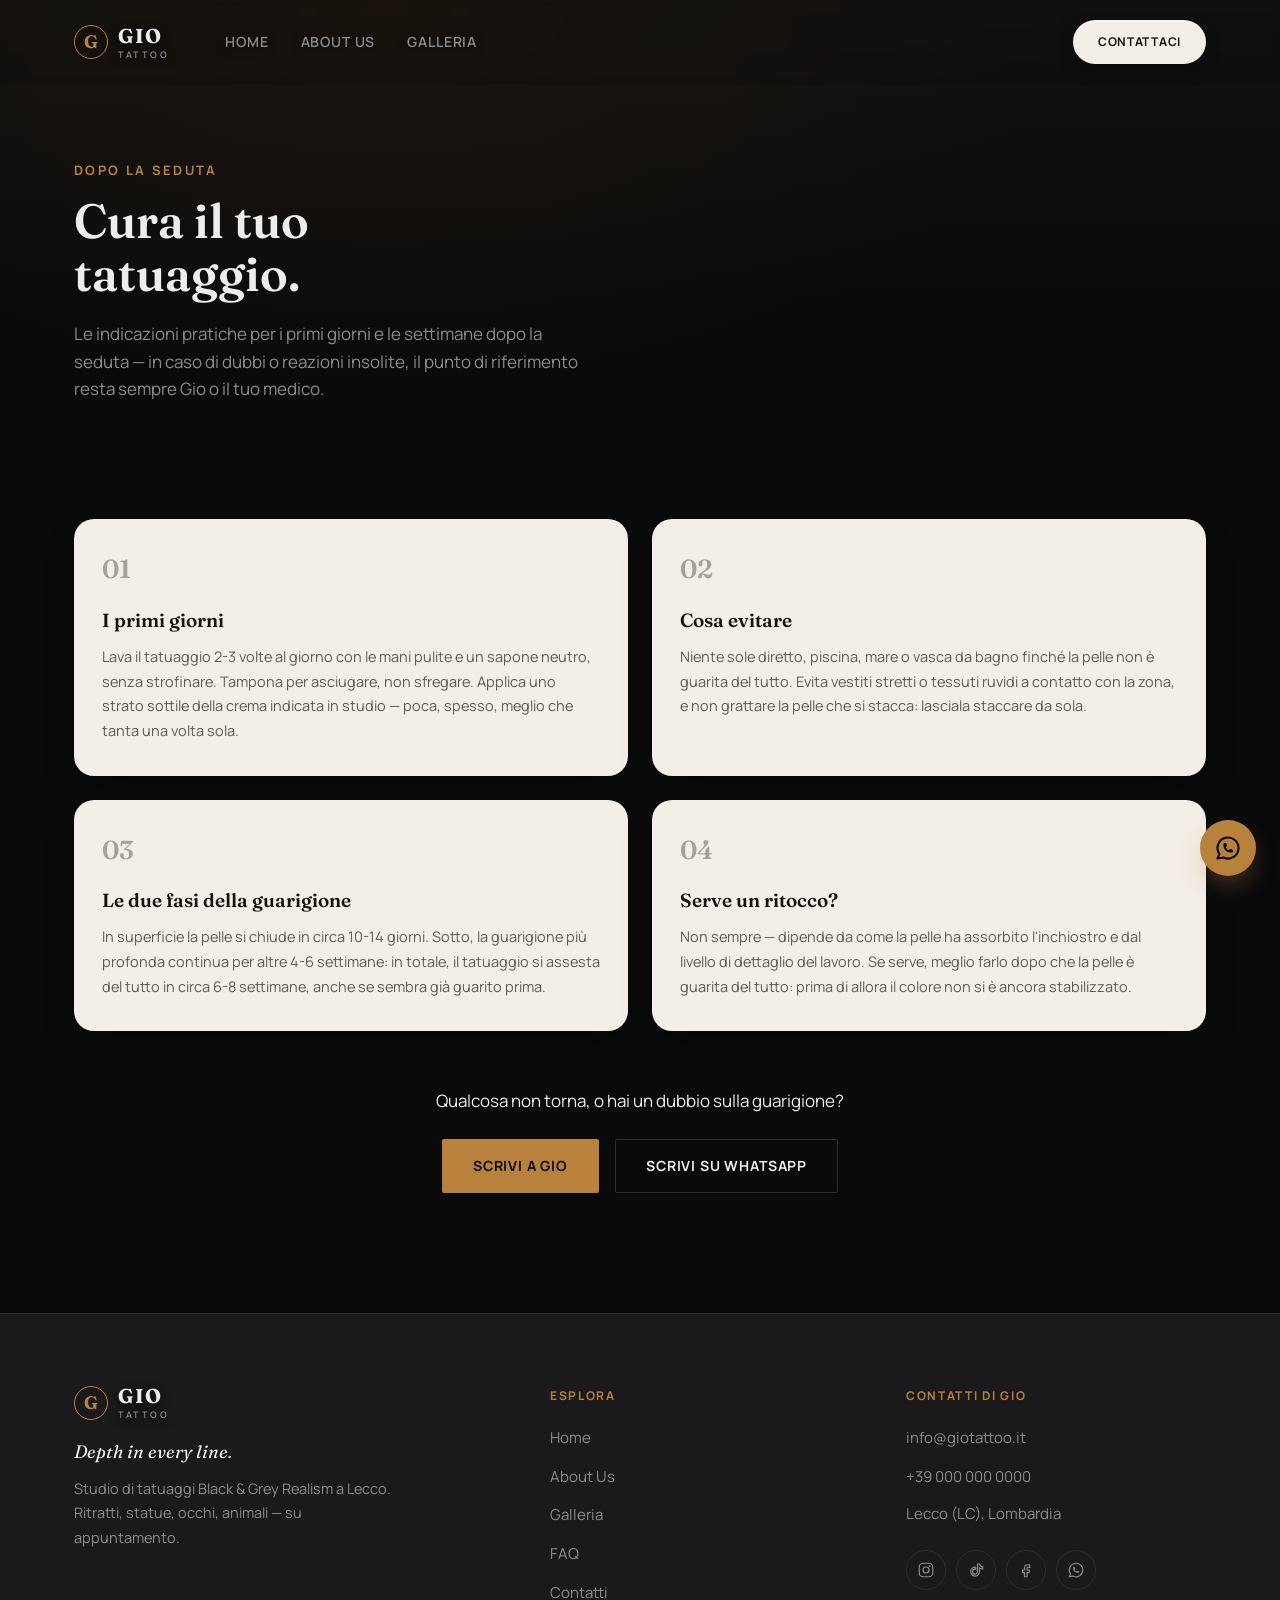
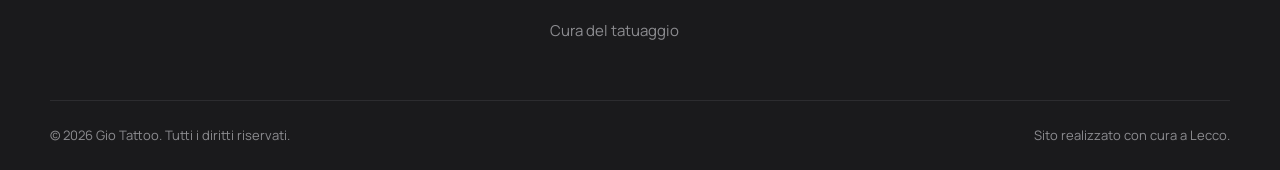
<file: cura-tatuaggio.html>
<!DOCTYPE html>
<html lang="it">
<head>
<meta charset="UTF-8">
<meta name="viewport" content="width=device-width, initial-scale=1.0">
<title>Cura del tatuaggio dopo la seduta | Gio Tattoo</title>
<meta name="description" content="Guida alla cura del tatuaggio dopo la seduta: come lavarlo, idratarlo, cosa evitare e i tempi di guarigione. Le indicazioni di Gio Tattoo, Lecco.">
<!-- TODO prima del lancio su giotattoo.it: rimuovere noindex qui sotto (torna a "index, follow") -->
<meta name="robots" content="noindex, nofollow">
<link rel="canonical" href="https://giotattoo.it/cura-tatuaggio.html">

<meta property="og:type" content="article">
<meta property="og:site_name" content="Gio Tattoo">
<meta property="og:title" content="Cura del tatuaggio dopo la seduta | Gio Tattoo">
<meta property="og:description" content="Come lavare, idratare e proteggere un tatuaggio nuovo: la guida di Gio Tattoo, Lecco.">
<meta property="og:url" content="https://giotattoo.it/cura-tatuaggio.html">
<meta property="og:locale" content="it_IT">
<!-- TODO al lancio su giotattoo.it: aggiornare questo URL al dominio definitivo -->
<meta property="og:image" content="https://gramma14.github.io/gio-tattoo/assets/images/hero.jpg">

<meta name="twitter:card" content="summary_large_image">
<meta name="twitter:title" content="Cura del tatuaggio dopo la seduta | Gio Tattoo">
<meta name="twitter:description" content="Come lavare, idratare e proteggere un tatuaggio nuovo: la guida di Gio Tattoo, Lecco.">

<link rel="icon" type="image/svg+xml" href="data:image/svg+xml,%3Csvg xmlns='http://www.w3.org/2000/svg' viewBox='0 0 64 64'%3E%3Crect width='64' height='64' rx='8' fill='%230A0A0B'/%3E%3Cpath d='M42 22c-3-4-8-6-13-6-11 0-19 8-19 18s8 18 19 18c8 0 15-4 18-11h-16' fill='none' stroke='%23B8823C' stroke-width='5' stroke-linecap='round' stroke-linejoin='round'/%3E%3C/svg%3E">

<link rel="preconnect" href="https://fonts.googleapis.com">
<link rel="preconnect" href="https://fonts.gstatic.com" crossorigin>
<link href="https://fonts.googleapis.com/css2?family=Fraunces:opsz,wght@9..144,500;9..144,600;9..144,700&family=Manrope:wght@400;500;600;700&display=swap" rel="stylesheet">

<link rel="stylesheet" href="css/style.css?v=7">

<!--
  Structured data Article: contenuto informativo reale e generico (non consigli
  medici personalizzati), coerente col testo visibile nella pagina. Collegato
  all'attività tramite @id, stessa logica del grafo in index.html.
-->
<script type="application/ld+json">
{
  "@context": "https://schema.org",
  "@graph": [
    {
      "@type": "Article",
      "@id": "https://giotattoo.it/cura-tatuaggio.html#article",
      "headline": "Cura del tatuaggio dopo la seduta",
      "description": "Guida alla cura del tatuaggio dopo la seduta: lavaggio, idratazione, cosa evitare e tempi di guarigione.",
      "author": { "@id": "https://giotattoo.it/#gio" },
      "publisher": { "@id": "https://giotattoo.it/#business" },
      "inLanguage": "it-IT",
      "mainEntityOfPage": "https://giotattoo.it/cura-tatuaggio.html"
    },
    {
      "@type": "FAQPage",
      "@id": "https://giotattoo.it/cura-tatuaggio.html#faq",
      "mainEntity": [
        {
          "@type": "Question",
          "name": "Quanto tempo impiega un tatuaggio a guarire del tutto?",
          "acceptedAnswer": { "@type": "Answer", "text": "In superficie la pelle si chiude in 10-14 giorni, ma la guarigione più profonda continua per altre 4-6 settimane: in totale, circa 6-8 settimane prima che il tatuaggio sia completamente assestato." }
        },
        {
          "@type": "Question",
          "name": "Quando si può fare un ritocco?",
          "acceptedAnswer": { "@type": "Answer", "text": "Meglio aspettare almeno 6-8 settimane dalla seduta, quando la pelle è guarita del tutto e il colore si è stabilizzato." }
        }
      ]
    }
  ]
}
</script>
</head>
<body data-page="cura">

<a class="skip-link" href="#main">Vai al contenuto</a>

<header class="site-header" id="site-header">
  <div class="container header-inner">
    <a href="index.html#home" class="logo" aria-label="Gio Tattoo — Home">
      <span class="logo-mark" aria-hidden="true">G</span>
      <span class="logo-text">GIO<span class="logo-sub">TATTOO</span></span>
    </a>

    <nav class="main-nav" id="main-nav" aria-label="Navigazione principale">
      <ul>
        <li><a href="index.html#home" class="nav-link" data-page="home">Home</a></li>
        <li><a href="index.html#about" class="nav-link" data-page="about">About Us</a></li>
        <li><a href="galleria.html" class="nav-link" data-page="galleria">Galleria</a></li>
      </ul>
      <a href="index.html#contact" class="btn btn-light nav-cta">Contattaci</a>
    </nav>

    <button class="nav-toggle" id="nav-toggle" aria-expanded="false" aria-controls="main-nav" aria-label="Apri il menu">
      <span></span><span></span><span></span>
    </button>
  </div>
</header>

<main id="main">
  <section class="care-hero">
    <div class="container">
      <p class="eyebrow reveal">Dopo la seduta</p>
      <h1 class="section-title reveal">Cura il tuo<br>tatuaggio.</h1>
      <p class="section-lead reveal">
        Le indicazioni pratiche per i primi giorni e le settimane dopo la seduta — in caso di dubbi
        o reazioni insolite, il punto di riferimento resta sempre Gio o il tuo medico.
      </p>
    </div>
  </section>

  <section class="care-content">
    <div class="container care-grid">

      <article class="care-block reveal">
        <span class="care-num">01</span>
        <h2>I primi giorni</h2>
        <p>Lava il tatuaggio 2-3 volte al giorno con le mani pulite e un sapone neutro, senza strofinare. Tampona per asciugare, non sfregare. Applica uno strato sottile della crema indicata in studio — poca, spesso, meglio che tanta una volta sola.</p>
      </article>

      <article class="care-block reveal">
        <span class="care-num">02</span>
        <h2>Cosa evitare</h2>
        <p>Niente sole diretto, piscina, mare o vasca da bagno finché la pelle non è guarita del tutto. Evita vestiti stretti o tessuti ruvidi a contatto con la zona, e non grattare la pelle che si stacca: lasciala staccare da sola.</p>
      </article>

      <article class="care-block reveal">
        <span class="care-num">03</span>
        <h2>Le due fasi della guarigione</h2>
        <p>In superficie la pelle si chiude in circa 10-14 giorni. Sotto, la guarigione più profonda continua per altre 4-6 settimane: in totale, il tatuaggio si assesta del tutto in circa 6-8 settimane, anche se sembra già guarito prima.</p>
      </article>

      <article class="care-block reveal">
        <span class="care-num">04</span>
        <h2>Serve un ritocco?</h2>
        <p>Non sempre — dipende da come la pelle ha assorbito l'inchiostro e dal livello di dettaglio del lavoro. Se serve, meglio farlo dopo che la pelle è guarita del tutto: prima di allora il colore non si è ancora stabilizzato.</p>
      </article>

    </div>

    <div class="container care-cta reveal">
      <p>Qualcosa non torna, o hai un dubbio sulla guarigione?</p>
      <div class="hero-actions">
        <a href="index.html#contact" class="btn btn-accent">Scrivi a Gio</a>
        <a href="https://wa.me/390000000000" class="btn btn-outline" rel="noopener" target="_blank">Scrivi su WhatsApp</a>
      </div>
    </div>
  </section>
</main>

<footer class="site-footer">
  <div class="container footer-grid">

    <div class="footer-col footer-brand">
      <div class="logo footer-logo">
        <span class="logo-mark" aria-hidden="true">G</span>
        <span class="logo-text">GIO<span class="logo-sub">TATTOO</span></span>
      </div>
      <p class="footer-tagline">Depth in every line.</p>
      <p class="footer-desc">Studio di tatuaggi Black &amp; Grey Realism a Lecco. Ritratti, statue, occhi, animali — su appuntamento.</p>
    </div>

    <div class="footer-col">
      <p class="footer-col-title">Esplora</p>
      <ul class="footer-links">
        <li><a href="index.html#home">Home</a></li>
        <li><a href="index.html#about">About Us</a></li>
        <li><a href="galleria.html">Galleria</a></li>
        <li><a href="index.html#faq">FAQ</a></li>
        <li><a href="index.html#contact">Contatti</a></li>
        <li><a href="cura-tatuaggio.html">Cura del tatuaggio</a></li>
      </ul>
    </div>

    <div class="footer-col">
      <p class="footer-col-title">Contatti di Gio</p>
      <ul class="footer-links">
        <!-- PLACEHOLDER: recapiti reali -->
        <li><a href="mailto:info@giotattoo.it">info@giotattoo.it</a></li>
        <li><a href="tel:+390000000000">+39 000 000 0000</a></li>
        <li><span class="footer-muted">Lecco (LC), Lombardia</span></li>
      </ul>

      <div class="footer-social">
        <!-- PLACEHOLDER: collegare agli account reali di Gio -->
        <a href="#" class="social-icon" aria-label="Gio Tattoo su Instagram" rel="noopener">
          <svg viewBox="0 0 24 24" fill="none" stroke="currentColor" stroke-width="1.6"><rect x="3" y="3" width="18" height="18" rx="5"/><circle cx="12" cy="12" r="4"/><circle cx="17.2" cy="6.8" r="1.1" fill="currentColor" stroke="none"/></svg>
        </a>
        <a href="#" class="social-icon" aria-label="Gio Tattoo su TikTok" rel="noopener">
          <svg viewBox="0 0 24 24" fill="none" stroke="currentColor" stroke-width="1.6"><path d="M14 4v10.2a3.3 3.3 0 1 1-3.3-3.3c.3 0 .6 0 .9.1V8.3a5.9 5.9 0 1 0 5.1 5.85V9.2a7.4 7.4 0 0 0 4.3 1.4V7.9A4.3 4.3 0 0 1 17 4h-3z"/></svg>
        </a>
        <a href="#" class="social-icon" aria-label="Gio Tattoo su Facebook" rel="noopener">
          <svg viewBox="0 0 24 24" fill="none" stroke="currentColor" stroke-width="1.6"><path d="M15 8.5h2V5.2c-.6-.1-1.5-.2-2.6-.2-2.6 0-4.4 1.6-4.4 4.5v2.5H7.5v3.4H10V21h3.4v-5.6h2.6l.5-3.4h-3.1V9.8c0-1 .3-1.3 1.3-1.3z"/></svg>
        </a>
        <a href="https://wa.me/390000000000" class="social-icon" aria-label="Scrivi a Gio su WhatsApp" rel="noopener">
          <svg viewBox="0 0 24 24" fill="none" stroke="currentColor" stroke-width="1.6" stroke-linecap="round" stroke-linejoin="round"><path d="M3 21l1.65 -3.8a9 9 0 1 1 3.4 2.9l-5.05 .9"/><path d="M9 10a.5 .5 0 0 0 1 0v-1a.5 .5 0 0 0 -1 0v1a5 5 0 0 0 5 5h1a.5 .5 0 0 0 0 -1h-1a.5 .5 0 0 0 0 1"/></svg>
        </a>
      </div>
    </div>
  </div>

  <div class="container footer-bottom">
    <p class="footer-copy">© <span id="year"></span> Gio Tattoo. Tutti i diritti riservati.</p>
    <p class="footer-credit">Sito realizzato con cura a Lecco.</p>
  </div>
</footer>

<!-- PLACEHOLDER: numero WhatsApp reale (stesso link dell'icona nel footer) -->
<a href="https://wa.me/390000000000" class="whatsapp-float" aria-label="Scrivi a Gio su WhatsApp" rel="noopener" target="_blank">
  <svg viewBox="0 0 24 24" fill="none" stroke="currentColor" stroke-width="1.8" stroke-linecap="round" stroke-linejoin="round"><path d="M3 21l1.65 -3.8a9 9 0 1 1 3.4 2.9l-5.05 .9"/><path d="M9 10a.5 .5 0 0 0 1 0v-1a.5 .5 0 0 0 -1 0v1a5 5 0 0 0 5 5h1a.5 .5 0 0 0 0 -1h-1a.5 .5 0 0 0 0 1"/></svg>
</a>

<script src="js/script.js?v=7"></script>
</body>
</html>
</file>
<file: css/style.css>
/* ==========================================================================
   Gio Tattoo — design tokens (da copy/brand-kit.md)
   ========================================================================== */
:root{
  --bg: #0A0A0B;
  --surface: #1A1A1C;
  --text: #EDEDED;
  --muted: #8C8C90;
  --border: #2C2C2F;
  --accent: #B8823C;
  --accent-hover: #D6A25E;

  --paper: #F3EEE6;
  --paper-2: #E8E0D0;
  --ink: #17140F;

  --font-display: "Fraunces", Georgia, serif;
  --font-body: "Manrope", -apple-system, BlinkMacSystemFont, "Segoe UI", sans-serif;

  --container: 1180px;
  --radius: 2px;
  --ease: cubic-bezier(.22,.61,.36,1);
}

*, *::before, *::after{ box-sizing: border-box; }
html{ scroll-behavior: smooth; }
@media (prefers-reduced-motion: reduce){
  html{ scroll-behavior: auto; }
  *, *::before, *::after{ animation-duration: .001ms !important; animation-iteration-count: 1 !important; transition-duration: .001ms !important; scroll-behavior: auto !important; }
}

body{
  margin: 0;
  background: var(--bg);
  color: var(--text);
  font-family: var(--font-body);
  font-size: 16px;
  line-height: 1.6;
  -webkit-font-smoothing: antialiased;
  animation: pageFadeIn .5s ease both; /* leggero, zero JS, non ritarda la navigazione */
}
@keyframes pageFadeIn{ from{ opacity: 0; } to{ opacity: 1; } }

img, svg{ max-width: 100%; display: block; }
a{ color: inherit; text-decoration: none; }
ul, ol{ list-style: none; margin: 0; padding: 0; }
button{ font: inherit; color: inherit; background: none; border: none; cursor: pointer; }
h1,h2,h3{ font-family: var(--font-display); font-weight: 600; margin: 0; }
p{ margin: 0 0 1em; color: var(--muted); }

.container{ max-width: var(--container); margin: 0 auto; padding: 0 24px; }

.skip-link{
  position: absolute; left: -999px; top: 0; z-index: 1000;
  background: var(--accent); color: #0A0A0B; padding: 12px 20px;
}
.skip-link:focus{ left: 24px; top: 24px; }

.eyebrow{
  font-family: var(--font-body); font-size: 13px; letter-spacing: .18em;
  text-transform: uppercase; color: var(--accent); margin-bottom: 14px; font-weight: 700;
}

.section-title{ font-size: clamp(32px, 5vw, 48px); line-height: 1.1; margin-bottom: 20px; }
.section-lead{ max-width: 560px; font-size: 17px; }

.btn{
  display: inline-block; padding: 15px 30px; border-radius: var(--radius);
  font-family: var(--font-body); font-weight: 700; font-size: 14px;
  letter-spacing: .06em; text-transform: uppercase; transition: all .25s var(--ease);
  border: 1px solid transparent;
}
.btn-accent{ background: var(--accent); color: #0A0A0B; }
.btn-accent:hover{ background: var(--accent-hover); transform: translateY(-2px); }
.btn-outline{ border-color: var(--border); color: var(--text); }
.btn-outline:hover{ border-color: var(--accent); color: var(--accent); }
.btn-light{
  background: var(--paper); color: var(--ink); border-radius: 999px;
  box-shadow: 0 1px 0 rgba(255,255,255,.4) inset, 0 8px 20px -8px rgba(0,0,0,.6);
}
.btn-light:hover{ background: #fff; transform: translateY(-2px); box-shadow: 0 1px 0 rgba(255,255,255,.5) inset, 0 12px 26px -8px rgba(184,130,60,.45); }

/* Feedback al tocco su touch/schermi senza hover reale: leggero "schiacciamento" */
@media (hover: none), (pointer: coarse){
  .btn:active{ transform: scale(.97); transition: transform .1s var(--ease); }
}

.link-arrow{
  font-size: 13px; font-weight: 700; letter-spacing: .05em; text-transform: uppercase;
  color: var(--accent); display: inline-flex; align-items: center; gap: 8px; white-space: nowrap;
}
.link-arrow span{ transition: transform .25s var(--ease); display: inline-block; }
.link-arrow:hover span{ transform: translateX(5px); }

/* ==========================================================================
   Reveal-on-scroll
   ========================================================================== */
.reveal, .stagger{ opacity: 0; transform: translateY(24px); transition: opacity .7s var(--ease), transform .7s var(--ease); }
.reveal.in-view, .stagger.in-view{ opacity: 1; transform: translateY(0); }

/* ==========================================================================
   Header
   ========================================================================== */
/* In cima alla pagina l'header è quasi trasparente: sulla home la hero riempie tutto
   lo schermo (compreso lo spazio dietro l'header, vedi .hero{padding-top:0}) e loghi/
   nav restano leggibili grazie al text-shadow qui sotto. Scendendo con lo scroll
   (.scrolled, gestito in script.js) l'header diventa un bar pieno e leggibile su
   qualsiasi sfondo, come prima. */
.site-header{
  position: fixed; top: 0; left: 0; right: 0; z-index: 200;
  background: rgba(10,10,11,.16);
  border-bottom: 1px solid transparent;
  transition: border-color .35s var(--ease), background .35s var(--ease);
}
.site-header.scrolled{ border-bottom-color: var(--border); background: rgba(10,10,11,.92); }
/* Il blur va su uno pseudo-elemento, non sull'header stesso: backdrop-filter su un
   antenato crea un nuovo containing block per i discendenti position:fixed (es. il
   menu mobile), rompendone il posizionamento. Isolarlo così evita il problema. */
.site-header::before{
  content:""; position: absolute; inset: 0; z-index: -1;
  backdrop-filter: blur(3px); -webkit-backdrop-filter: blur(3px);
  transition: backdrop-filter .35s var(--ease), -webkit-backdrop-filter .35s var(--ease);
}
.site-header.scrolled::before{
  backdrop-filter: blur(10px); -webkit-backdrop-filter: blur(10px);
}
/* Leggibilità di logo e nav quando galleggiano trasparenti sopra una foto: sparisce
   da sola una volta che l'header è pieno (.scrolled), dove non serve più. */
.logo-text, .nav-link{ text-shadow: 0 2px 10px rgba(0,0,0,.65); transition: text-shadow .35s var(--ease); }
.site-header.scrolled .logo-text, .site-header.scrolled .nav-link{ text-shadow: none; }

.header-inner{ display: flex; align-items: center; height: 84px; }

.logo{ display: flex; align-items: center; gap: 10px; }
.logo-mark{
  width: 34px; height: 34px; display: flex; align-items: center; justify-content: center;
  border: 1px solid var(--accent); color: var(--accent); font-family: var(--font-display);
  font-weight: 700; font-size: 18px; border-radius: 50%;
}
.logo-text{
  font-family: var(--font-display); font-weight: 700; font-size: 20px; letter-spacing: .08em;
  display: flex; flex-direction: column; line-height: 1;
}
.logo-sub{ font-family: var(--font-body); font-size: 9px; letter-spacing: .3em; color: var(--muted); font-weight: 600; margin-top: 4px; }

/* I link stanno vicini al logo; "Contattaci" resta ancorato a destra (margin-left:auto)
   per creare uno stacco visivo netto tra la navigazione e la CTA. */
.main-nav{ display: flex; align-items: center; flex: 1; margin-left: 56px; }
.main-nav ul{ display: flex; gap: 32px; }
.nav-cta{ margin-left: auto; }
.nav-link{
  font-size: 14px; letter-spacing: .06em; text-transform: uppercase; font-weight: 600;
  color: var(--muted); position: relative; padding: 4px 0;
  transition: color .25s, text-shadow .25s;
}
.nav-link::after{
  content:""; position: absolute; left:0; right:100%; bottom:-2px; height:1px; background: var(--accent);
  transition: right .3s var(--ease);
}
.nav-link:hover, .nav-link.is-active{ color: var(--text); text-shadow: 0 0 16px rgba(184,130,60,.55); }
.nav-link:hover::after, .nav-link.is-active::after{ right: 0; }

.nav-cta{ padding: 11px 24px; font-size: 12px; }

/* Icona hamburger/X: le 3 barre sono ancorate al centro esatto del bottone (top/left 50%)
   e spostate via transform — quando si apre, le barre 1 e 3 convergono nello stesso punto
   e ruotano ±45°, dando una X pulita e perfettamente centrata (non approssimata). Bottone
   44x44 per un'area di tocco adeguata (era 32x24, troppo piccola). */
.nav-toggle{ display: none; position: relative; width: 44px; height: 44px; }
.nav-toggle span{
  position: absolute; top: 50%; left: 50%; width: 22px; height: 2px; margin: -1px 0 0 -11px;
  background: var(--text); border-radius: 2px;
  transform: translateY(0) rotate(0deg);
  transition: transform .3s var(--ease), opacity .3s;
}
.nav-toggle span:nth-child(1){ transform: translateY(-7px); }
.nav-toggle span:nth-child(3){ transform: translateY(7px); }
.nav-toggle[aria-expanded="true"] span:nth-child(1){ transform: translateY(0) rotate(45deg); }
.nav-toggle[aria-expanded="true"] span:nth-child(2){ opacity: 0; }
.nav-toggle[aria-expanded="true"] span:nth-child(3){ transform: translateY(0) rotate(-45deg); }

/* ==========================================================================
   Hero
   ========================================================================== */
.hero{
  /* Nessun padding-top: la foto riempie tutto lo schermo, header compreso (che è
     trasparente in cima alla pagina, vedi .site-header sopra). */
  position: relative; min-height: 100vh; display: flex; align-items: center;
  overflow: hidden;
}
.hero-bg{ position: absolute; inset: 0; background:
  radial-gradient(ellipse at 30% 20%, #201a12 0%, transparent 55%),
  linear-gradient(180deg, #121213 0%, #0A0A0B 60%);
}
.hero-photo{
  position: absolute; inset: 0; background-size: cover; background-position: center;
  opacity: 0; transition: opacity 1.8s ease;
}
/* Carosello: una foto è visibile solo se è sia caricata (.has-photo, gestito da
   script.js) sia quella attiva del momento (.is-active, a rotazione ogni 7s). */
.hero-photo.has-photo.is-active{ opacity: .68; }
.hero-vignette{
  position:absolute; inset:0; box-shadow: inset 0 0 240px 60px #000;
  /* Scurisce di più il lato sinistro (dove sta il testo) rispetto a una foto vera,
     più "affollata" visivamente di un gradiente piatto — serve a mantenere il testo leggibile. */
  background: linear-gradient(100deg, rgba(10,10,11,.8) 0%, rgba(10,10,11,.48) 42%, rgba(10,10,11,.12) 72%);
}
.hero-spotlight{
  position:absolute; top:-20%; left:50%; width:120%; height:80%; transform: translateX(-50%);
  background: radial-gradient(ellipse at center, rgba(184,130,60,.10) 0%, transparent 60%);
}
.hero-grain{
  position:absolute; inset:0; opacity:.35; mix-blend-mode: overlay;
  background-image: url("data:image/svg+xml,%3Csvg xmlns='http://www.w3.org/2000/svg' width='120' height='120'%3E%3Cfilter id='n'%3E%3CfeTurbulence type='fractalNoise' baseFrequency='0.9' numOctaves='2' stitchTiles='stitch'/%3E%3C/filter%3E%3Crect width='100%25' height='100%25' filter='url(%23n)'/%3E%3C/svg%3E");
}
.hero-inner{ position: relative; z-index: 2; max-width: 720px; }
.hero-title{
  font-size: clamp(48px, 9vw, 96px); font-weight: 600; letter-spacing: -.01em; margin-bottom: 24px;
  text-shadow: 0 4px 24px rgba(0,0,0,.55);
}
.hero-subtitle{ font-size: 18px; max-width: 480px; margin-bottom: 36px; text-shadow: 0 2px 12px rgba(0,0,0,.5); }
.hero-actions{ display: flex; gap: 16px; flex-wrap: wrap; }

.scroll-hint{
  position: absolute; bottom: 36px; left: 50%; transform: translateX(-50%); z-index: 2;
  width: 26px; height: 42px; border: 1px solid var(--border); border-radius: 20px;
}
.scroll-hint span{
  position: absolute; top: 8px; left: 50%; width: 4px; height: 4px; margin-left: -2px;
  background: var(--accent); border-radius: 50%; animation: scrollHint 1.8s infinite;
}
@keyframes scrollHint{ 0%{ opacity:1; transform: translateY(0);} 70%{ opacity:0; transform: translateY(16px);} 100%{ opacity:0; } }

/* ==========================================================================
   Stats — contatore numeri sotto la hero
   ========================================================================== */
.stats{ padding: 60px 0; border-bottom: 1px solid var(--border); background: var(--bg); }
.stats-inner{ display: flex; align-items: center; justify-content: center; gap: 64px; text-align: center; flex-wrap: wrap; }
.stat-value{ margin: 0; line-height: 1; }
.stat-number{
  font-family: var(--font-display); font-weight: 600; font-size: clamp(48px, 7vw, 84px);
  color: var(--text);
  background: linear-gradient(180deg, var(--text) 0%, rgba(237,237,237,.5) 100%);
  -webkit-background-clip: text; background-clip: text; -webkit-text-fill-color: transparent;
  font-variant-numeric: tabular-nums;
}
.stat-plus{
  font-family: var(--font-display); font-weight: 600; font-size: clamp(26px, 4vw, 42px);
  color: var(--accent); margin-left: 2px;
}
.stat-label{ margin: 10px 0 0; font-size: 13px; letter-spacing: .12em; text-transform: uppercase; color: var(--muted); font-weight: 700; }
.stat-divider{ width: 1px; height: 60px; background: var(--border); }
@media (max-width: 640px){
  .stats{ padding: 44px 0; }
  .stats-inner{ gap: 36px; }
  .stat-divider{ display: none; }
}

/* ==========================================================================
   Sections generic spacing
   ========================================================================== */
.work-preview, .about, .process, .faq, .contact, .gallery-page{ padding: 120px 0; }
.gallery-page{ padding-top: 160px; }
.about{ background: var(--surface); border-top: 1px solid var(--border); border-bottom: 1px solid var(--border); }
.process{ background: var(--bg); }
.faq{ background: var(--surface); border-top: 1px solid var(--border); border-bottom: 1px solid var(--border); }

.section-head-row{ display: flex; align-items: flex-end; justify-content: space-between; gap: 24px; flex-wrap: wrap; margin-bottom: 4px; }
.section-head-row .section-title{ margin-bottom: 0; }
.gallery-cta-mobile{ display: none; margin-top: 32px; text-align: center; }
@media (max-width: 560px){
  .section-head-row .link-arrow{ display: none; }
  .gallery-cta-mobile{ display: block; }
}

/* ==========================================================================
   Placeholder tiles ("ph") — sostituire con foto reali
   ========================================================================== */
.ph{
  position: relative; width: 100%; height: 100%; border-radius: var(--radius);
  display: flex; align-items: flex-end; overflow: hidden; border: 1px solid var(--border);
  background-size: cover; background-position: center; transition: background-color .4s;
}
.ph::before{ content:""; position:absolute; inset:0; opacity:.6;
  background: linear-gradient(155deg, rgba(255,255,255,.05) 0%, rgba(255,255,255,0) 35%, rgba(0,0,0,.35) 100%);
}
/* Quando data-img via JS carica una foto reale (script.js), il gradiente si attenua
   e l'etichetta "placeholder" scompare — la card mostra solo la foto. */
.ph.has-photo::before{ opacity: .32; }

/* L'ingresso allo scroll di .film-item/.masonry-item/.gallery-item (stile-FAQ:
   sfumatura che si risolve a fuoco, dall'alto verso il basso, classe .is-revealed
   da script.js) è dichiarato insieme al resto delle regole di ciascun elemento,
   più sotto in questo file (Work/Galleria) — non qui, per non duplicare/confliggere
   con transform/filter/transition già specifici di ognuno. */
.ph.has-photo .ph-label{ opacity: 0; }
.ph-label{
  position: relative; z-index: 1; padding: 18px; font-size: 13px; letter-spacing: .08em;
  text-transform: uppercase; font-weight: 700; color: rgba(237,237,237,.85);
  transition: opacity .3s;
}
.ph-label em{ display:block; font-style: normal; font-weight: 500; text-transform: none; letter-spacing: 0; color: rgba(237,237,237,.45); font-size: 12px; margin-top: 4px; }

/* background-image (non la scorciatoia "background"): quest'ultima resetterebbe anche
   background-size/position ereditati da .ph, causando poi lo zoom errato sulle foto vere. */
.ph-1{ background-image: radial-gradient(ellipse at 70% 20%, #2b2521 0%, #141414 60%); }
.ph-2{ background-image: radial-gradient(ellipse at 30% 30%, #241f2b 0%, #121214 60%); }
.ph-3{ background-image: radial-gradient(ellipse at 50% 15%, #24211a 0%, #131311 60%); }
.ph-4{ background-image: radial-gradient(ellipse at 20% 60%, #1e2724 0%, #101312 60%); }

/* ==========================================================================
   Work / gallery
   ========================================================================== */
.filters{ display: flex; gap: 10px; flex-wrap: wrap; margin: 40px 0 44px; }
.filter-btn{
  padding: 9px 18px; border: 1px solid var(--border); border-radius: 30px;
  font-size: 13px; letter-spacing: .04em; color: var(--muted); transition: all .2s;
}
.filter-btn:hover{ color: var(--text); border-color: var(--muted); }
.filter-btn.is-active{ background: var(--accent); color: #0A0A0B; border-color: var(--accent); }
@media (max-width: 640px){
  .filter-btn.is-active{ font-weight: 700; box-shadow: 0 6px 16px -6px rgba(184,130,60,.6); }
}

.gallery{ display: grid; grid-template-columns: repeat(4, 1fr); gap: 18px; margin-top: 8px; }
/* Ingresso stile-FAQ: sfumatura che si risolve a fuoco scendendo dall'alto, invece
   della "tenda" usata in precedenza. .is-revealed arriva da script.js quando
   l'elemento entra in vista; azzera anche il transition-delay dello stagger così
   le interazioni hover restano immediate una volta rivelato. */
.gallery-item{
  aspect-ratio: 3/4; display: block; width: 100%; cursor: pointer;
  opacity: 0; filter: blur(7px); transform: translateY(34px) scale(.97);
  transition: opacity .8s var(--ease), transform .8s var(--ease), filter .8s var(--ease);
  transition-delay: var(--stagger-delay, 0ms);
}
.gallery-item.is-revealed{ opacity: 1; filter: none; transform: none; transition-delay: 0ms; }
.gallery-item.is-revealed:hover{ transform: translateY(-4px); }
.gallery-item:hover .ph{ border-color: var(--accent); }
.gallery-item.is-hidden{ display: none; }
.ph{ transition: border-color .3s; }

@media (max-width: 900px){ .gallery{ grid-template-columns: repeat(2, 1fr); } }

/* ==========================================================================
   Work — filmstrip orizzontale (home), ispirata al riferimento inviato
   ========================================================================== */
.film-viewport{
  margin-top: 8px; overflow-x: auto; overflow-y: hidden;
  scrollbar-width: thin; scrollbar-color: var(--border) transparent;
  -webkit-overflow-scrolling: touch;
}
.film-viewport::-webkit-scrollbar{ height: 6px; }
.film-viewport::-webkit-scrollbar-thumb{ background: var(--border); border-radius: 4px; }
.film-viewport::-webkit-scrollbar-thumb:hover{ background: var(--muted); }

.film-strip{
  /* Padding verticale generoso: la foto in hover si ingrandisce (scale 1.25, transform-
     origin centrale) e deve restare interamente visibile, non tagliata sopra/sotto. */
  display: flex; gap: 14px; padding: 46px 4px 46px; width: max-content;
}
/* Ingresso stile-FAQ (sfumatura che si risolve a fuoco scendendo dall'alto, invece
   della "tenda" laterale usata in precedenza) + layout coverflow, nella stessa
   regola per evitare due dichiarazioni in conflitto su transform/filter/transition.
   .is-revealed arriva da script.js quando l'elemento entra in vista, e azzera il
   transition-delay dello stagger così le interazioni hover restano immediate. */
.film-item{
  flex: none; width: 220px; aspect-ratio: 3/4; cursor: pointer;
  opacity: 0; filter: blur(7px) brightness(1); transform: translateY(34px) scale(.97);
  transition: opacity .8s var(--ease), transform .8s var(--ease), filter .8s var(--ease);
  transition-delay: var(--stagger-delay, 0ms);
}
.film-item.is-revealed{
  opacity: 1; filter: brightness(1) blur(0); transform: scale(1) translateX(0);
  transition-delay: 0ms;
}
.film-item .ph{ transition: border-color .3s; }
.film-item:hover .ph, .film-item.is-focused .ph{ border-color: var(--accent); }

/* Stato "selezionata" / "vicina": classi applicate via JS (script.js) — la foto sotto
   al mouse si ingrandisce di 1.25x restando in posizione (transform-origin: center),
   le altre si scuriscono leggermente e si spostano di lato per farle spazio. Stessa
   specificità di .is-revealed sopra ma dichiarate dopo, quindi vincono loro quando
   coesistono (dopo la rivelazione, durante l'hover). */
.film-item.is-focused{ transform: scale(1.25); filter: brightness(1) blur(0); z-index: 3; }
.film-item.is-dimmed{ filter: brightness(.55) blur(0); }
.film-item.shift-left{ transform: translateX(-22px); }
.film-item.shift-right{ transform: translateX(22px); }

@media (max-width: 640px){
  .film-item{ width: 168px; }
  .film-item.is-focused{ transform: scale(1.12); }
  .film-item.shift-left{ transform: translateX(-10px); }
  .film-item.shift-right{ transform: translateX(10px); }
}

.film-hint{
  margin: 0; font-size: 13px; color: var(--muted); text-align: right;
}
@media (max-width: 560px){ .film-hint{ text-align: left; } }

/* Indizio "c'è altro, scorri": freccia che respira sul bordo destro, sopra una
   dissolvenza verso lo sfondo. Sparisce da sola quando si arriva in fondo alla fila. */
.film-shell{ position: relative; }
.film-edge{
  position: absolute; top: 0; right: 0; bottom: 22px; width: 64px;
  background: linear-gradient(to right, transparent, var(--bg) 78%);
  display: flex; align-items: center; justify-content: flex-end; padding-right: 8px;
  pointer-events: none; opacity: 1; transition: opacity .35s var(--ease);
}
.film-edge.is-end{ opacity: 0; }
.film-edge::after{
  content: "›"; font-family: var(--font-display); font-size: 30px; line-height: 1;
  color: var(--accent); opacity: .75; animation: filmEdgeNudge 1.8s ease-in-out infinite;
}
@keyframes filmEdgeNudge{ 0%, 100%{ transform: translateX(0); } 50%{ transform: translateX(-6px); } }

/* ==========================================================================
   About v2 — ispirata a IDEAS/AboutUs-idea.jpg
   ========================================================================== */
.about-inner{ display: grid; grid-template-columns: .85fr 1fr; gap: 64px; align-items: start; }

/* Angoli smussati su entrambe le foto About: stesso raggio delle card Process più in
   basso, per continuità visiva scendendo lungo la pagina. Overflow:hidden sta sul
   contenitore ESTERNO (non su .ph), così lo zoom hover sotto ingrandisce solo la foto
   restando "incorniciata" — il bordo non si muove. */
.about-portrait{ position: sticky; top: 116px; aspect-ratio: 4/5; overflow: hidden; border-radius: 20px; }
.ph-portrait{
  height: 100%; border-radius: 20px; background-image: radial-gradient(ellipse at 35% 20%, #2b2119 0%, #121212 65%);
  align-items: flex-end; transition: transform .5s var(--ease), border-color .3s;
}
.about-name-overlay{
  position: relative; z-index: 1; width: 100%; padding: 28px 28px 32px;
  background: linear-gradient(180deg, transparent 0%, rgba(0,0,0,.78) 85%);
}
/* Scritta "Gio" in stile firma: grande, corsivo, con una leggera dissolvenza dall'alto
   verso il basso (background-clip:text) che dà un effetto "inciso" nella foto, come nel
   riferimento inviato dall'utente. text-shadow aggiunge profondità sotto la dissolvenza. */
.about-name{
  display: block; font-family: var(--font-display); font-style: italic; font-weight: 500;
  font-size: clamp(60px, 8vw, 92px); line-height: .9; letter-spacing: -.01em;
  color: rgba(237,237,237,.55);
  background: linear-gradient(180deg, rgba(237,237,237,.95) 0%, rgba(237,237,237,.35) 78%, rgba(237,237,237,.08) 100%);
  -webkit-background-clip: text; background-clip: text; -webkit-text-fill-color: transparent;
  text-shadow: 0 6px 30px rgba(0,0,0,.5);
}

.about-secondary{ aspect-ratio: 16/9; margin: 8px 0 40px; max-width: 420px; overflow: hidden; border-radius: 20px; }
.ph-secondary{
  height: 100%; border-radius: 20px; background-image: radial-gradient(ellipse at 60% 30%, #241c14 0%, #101010 65%);
  transition: transform .5s var(--ease), border-color .3s;
}

/* Zoom leggero al passaggio del mouse, solo su dispositivi con hover reale (mouse):
   dà "vita" alle due foto senza interferire col tap su touch. */
@media (hover: hover){
  .about-portrait:hover .ph-portrait,
  .about-secondary:hover .ph-secondary{ transform: scale(1.06); }
}

/* Ingresso stile-FAQ (sfumatura che si risolve a fuoco scendendo dall'alto) al
   posto del fade generico di .reveal — stesso trattamento delle foto Work/Galleria
   e delle voci FAQ. Lo zoom hover qui sopra è su un elemento diverso (.ph-portrait/
   .ph-secondary, non il contenitore), quindi non confligge con questo transform. */
.about-portrait.reveal, .about-secondary.reveal{
  transform: translateY(34px) scale(.97);
  filter: blur(7px);
  transition: opacity .8s var(--ease), transform .8s var(--ease), filter .8s var(--ease);
}
.about-portrait.reveal.in-view, .about-secondary.reveal.in-view{
  transform: none; filter: none;
}

.about-points-v2{ display: flex; flex-direction: column; }
.about-points-v2 li{
  display: flex; gap: 20px; align-items: flex-start; padding: 22px 0;
  border-top: 1px solid var(--border);
  transition: background-color .3s, border-color .3s, transform .3s var(--ease);
}
.about-points-v2 li:last-child{ border-bottom: 1px solid var(--border); }
.about-points-v2 li.pt-offset{ padding-left: 32px; }
.about-points-v2 p{ margin: 0; color: var(--text); font-size: 16px; line-height: 1.7; }
.pt-mark{
  flex: none; width: 28px; height: 28px; display: flex; align-items: center; justify-content: center;
  color: var(--accent); font-size: 18px; transform: rotate(-8deg); margin-top: 2px;
  transition: color .3s, transform .3s var(--ease);
}
/* Rifinitura "premium": al passaggio del mouse un blocco si illumina leggermente e si
   sposta di qualche pixel, lo stesso linguaggio già usato per i dettagli di contatto. */
@media (hover: hover){
  .about-points-v2 li:hover{
    background: linear-gradient(90deg, rgba(184,130,60,.07) 0%, rgba(184,130,60,0) 70%);
    border-top-color: rgba(184,130,60,.5); transform: translateX(6px);
  }
  .about-points-v2 li:hover .pt-mark{ color: var(--accent-hover); transform: rotate(4deg) scale(1.1); }
}

@media (max-width: 860px){
  .about-inner{ grid-template-columns: 1fr; gap: 40px; }
  .about-portrait{ position: static; }
  .about-points-v2 li.pt-offset{ padding-left: 0; }
}

/* ==========================================================================
   Process — ispirata a IDEAS/Process-idea.jpg
   ========================================================================== */
.process-head{ max-width: 560px; margin: 0 auto 64px; text-align: center; }
.process-head .section-lead{ margin: 0 auto; }

.process-cards{ display: grid; grid-template-columns: repeat(4, 1fr); gap: 28px; align-items: start; }

/* Rotazione per card, prima era uno style="--rot:...deg" inline: spostata qui per
   evitare inline style nell'HTML (permette una Content-Security-Policy più stretta,
   senza "unsafe-inline" su style-src, una volta ospitati su Netlify). */
.process-cards .process-card:nth-child(1){ --rot: -3deg; }
.process-cards .process-card:nth-child(2){ --rot: 2deg; }
.process-cards .process-card:nth-child(3){ --rot: -2deg; }
.process-cards .process-card:nth-child(4){ --rot: 3deg; }

.process-card{
  --rot: 0deg;
  background: var(--paper); color: var(--ink); border-radius: 20px; padding: 28px 26px 30px;
  box-shadow: 0 20px 40px -18px rgba(0,0,0,.55);
  transform: translateY(24px) rotate(0deg);
  transition: opacity .7s var(--ease), transform .7s var(--ease), box-shadow .4s var(--ease);
}
.process-card.reveal.in-view{ transform: translateY(0) rotate(var(--rot)); }
.process-card:nth-child(2n){ margin-top: 34px; }

/* Al passaggio del mouse (solo desktop reale): la card si solleva, si raddrizza un po' e
   si retroilluminata con un alone caldo — stesso linguaggio "glow" usato per le FAQ. */
@media (hover: hover){
  .process-card.reveal.in-view:hover{
    box-shadow: 0 32px 60px -22px rgba(0,0,0,.65), 0 0 42px -6px rgba(184,130,60,.5);
  }
  .process-card:hover .process-num{ color: rgba(184,130,60,.6); transition: color .4s; }
}
/* Tilt 3D che segue il cursore (script.js calcola l'angolo in base alla posizione
   del mouse dentro la card e lo scrive come transform inline — qui solo la
   transizione, più rapida di quella d'ingresso, per un tracking morbido ma pronto).
   .tilt-active viene aggiunta al primo mouseenter e resta, non serve rimuoverla:
   riguarda solo la durata della transizione, non il valore del transform. */
.process-card.tilt-active{
  transition: transform .15s ease-out, opacity .7s var(--ease), filter .7s var(--ease), box-shadow .4s var(--ease);
}
.about-portrait.tilt-active, .about-secondary.tilt-active{
  transition: transform .15s ease-out, opacity .8s var(--ease), filter .8s var(--ease);
}

.process-card-top{ display: flex; align-items: flex-start; justify-content: space-between; margin-bottom: 22px; }
.process-num{ font-family: var(--font-display); font-size: 28px; font-weight: 600; color: rgba(23,20,15,.35); transition: color .4s; }
.process-doodle{ width: 40px; height: 40px; color: rgba(23,20,15,.55); }
/* L'icona si "disegna" da sola quando la card entra in vista, invece di apparire di
   colpo — coerente con un sito di un tatuatore. script.js calcola la lunghezza reale
   di ogni tratto (stroke-dasharray) e imposta --dash-len come stato di partenza
   "nascosto"; qui sotto, in vista, l'offset scende a 0 e il tratto si traccia. */
.process-doodle path, .process-doodle circle{
  stroke-dashoffset: var(--dash-len, 0);
  transition: stroke-dashoffset 1.3s var(--ease); transition-delay: var(--stagger-delay, 0ms);
}
.process-card.in-view .process-doodle path, .process-card.in-view .process-doodle circle{
  stroke-dashoffset: 0;
}
.process-card h3{ font-size: 19px; margin-bottom: 10px; color: var(--ink); }
.process-card p{ color: rgba(23,20,15,.68); font-size: 14.5px; line-height: 1.6; margin: 0; }
/* .link-arrow usa var(--accent), pensato per lo sfondo scuro del sito: su una card
   "carta" chiara il contrasto non basterebbe (WCAG). Qui il colore diventa var(--ink)
   con una sottolineatura, mantenendo la stessa freccia animata al passaggio del mouse. */
.process-card-link{
  display: inline-flex; margin-top: 16px; color: var(--ink) !important;
  border-bottom: 1px solid rgba(23,20,15,.35); padding-bottom: 2px; text-transform: none;
  font-weight: 700; letter-spacing: 0; font-size: 13.5px;
}
.process-card-link:hover{ border-bottom-color: var(--ink); }

@media (max-width: 1024px){
  .process-cards{ grid-template-columns: repeat(2, 1fr); }
  .process-card:nth-child(2n){ margin-top: 0; }
  .process-card:nth-child(3), .process-card:nth-child(4){ margin-top: 24px; }
}
@media (max-width: 620px){
  .process-cards{ grid-template-columns: 1fr; }
  .process-card, .process-card:nth-child(2n), .process-card:nth-child(3), .process-card:nth-child(4){ margin-top: 0; }
}

/* ==========================================================================
   FAQ — ispirata a IDEAS/FAQ-idea.jpg
   ========================================================================== */
.faq-head{ display: flex; align-items: flex-end; justify-content: space-between; gap: 32px; flex-wrap: wrap; margin-bottom: 48px; }
.faq-head .section-title{ margin-bottom: 0; }
.faq-lead{ max-width: 280px; margin: 0; font-size: 15px; }

.faq-list{ display: flex; flex-direction: column; gap: 12px; }
.faq-item{
  border: 1px solid var(--border); border-radius: 20px; background: var(--bg); overflow: hidden;
  transition: border-color .3s, box-shadow .3s, background .3s;
}
/* Ingresso "premium" delle voci FAQ: oltre al fade+slide-up ereditato da .reveal,
   una leggera sfocatura iniziale che si risolve a fuoco insieme a un piccolo scale —
   più curato del semplice fade usato altrove, per dare peso a questa sezione mentre
   si scrolla. La cascata tra un elemento e il successivo è già gestita in script.js. */
.faq-item.reveal{
  transform: translateY(34px) scale(.97);
  filter: blur(7px);
  transition: opacity .85s var(--ease), transform .85s var(--ease), filter .85s var(--ease),
              border-color .3s, box-shadow .3s, background .3s;
}
.faq-item.reveal.in-view{ transform: translateY(0) scale(1); filter: blur(0); }
.faq-item:hover{
  border-color: rgba(184,130,60,.55);
  background: linear-gradient(180deg, rgba(184,130,60,.06) 0%, rgba(184,130,60,0) 60%);
  box-shadow: 0 0 0 1px rgba(184,130,60,.12), 0 16px 32px -20px rgba(184,130,60,.35);
}
.faq-item.is-open{ border-color: var(--accent); }
.faq-item:hover .faq-question span:first-child{ color: var(--text); text-shadow: 0 0 18px rgba(184,130,60,.35); }

.faq-question{
  width: 100%; display: flex; align-items: center; justify-content: space-between; gap: 20px;
  padding: 20px 26px; text-align: left; font-family: var(--font-body); font-size: 16px; font-weight: 600; color: var(--text);
}
.faq-icon{ position: relative; flex: none; width: 20px; height: 20px; transition: transform .3s var(--ease); }
.faq-icon::before, .faq-icon::after{
  content:""; position: absolute; background: var(--accent); border-radius: 2px;
}
.faq-icon::before{ top: 50%; left: 0; width: 100%; height: 2px; margin-top: -1px; }
.faq-icon::after{ left: 50%; top: 0; width: 2px; height: 100%; margin-left: -1px; transition: opacity .25s; }
.faq-item.is-open .faq-icon{ transform: rotate(45deg); }

.faq-answer{ display: grid; grid-template-rows: 0fr; transition: grid-template-rows .4s var(--ease); }
.faq-answer > div{ overflow: hidden; }
.faq-item.is-open .faq-answer{ grid-template-rows: 1fr; }
.faq-answer p{ margin: 0; padding: 0 26px 22px; color: var(--muted); font-size: 15px; line-height: 1.7; }
.faq-answer a{ color: var(--accent); text-decoration: underline; text-underline-offset: 3px; font-weight: 600; }
.faq-answer a:hover{ color: var(--accent-hover); }

@media (max-width: 640px){ .faq-question{ padding: 16px 20px; font-size: 15px; } }

/* ==========================================================================
   Galleria — pagina dedicata, layout masonry
   ========================================================================== */
.masonry{
  column-count: 4; column-gap: 18px; margin-top: 44px;
}
/* Ingresso stile-FAQ, stessa logica di .film-item/.gallery-item sopra. */
.masonry-item{
  display: block; width: 100%; break-inside: avoid; margin-bottom: 18px; cursor: pointer;
  opacity: 0; filter: blur(7px); transform: translateY(34px) scale(.97);
  transition: opacity .8s var(--ease), transform .8s var(--ease), filter .8s var(--ease);
  transition-delay: var(--stagger-delay, 0ms);
}
.masonry-item.is-revealed{ opacity: 1; filter: none; transform: none; transition-delay: 0ms; }
.masonry-item .ph{ height: auto; aspect-ratio: 3/4; transition: border-color .3s; }
.masonry-item.size-square .ph{ aspect-ratio: 1/1; }
.masonry-item.size-wide .ph{ aspect-ratio: 4/3; }
.masonry-item.size-tall .ph{ aspect-ratio: 3/4.4; }
.masonry-item.is-revealed:hover{ transform: translateY(-4px); }
.masonry-item:hover .ph{ border-color: var(--accent); }
.masonry-item.is-hidden{ display: none; }

@media (max-width: 1024px){ .masonry{ column-count: 3; } }
@media (max-width: 720px){ .masonry{ column-count: 2; column-gap: 14px; } .masonry-item{ margin-bottom: 14px; } }

/* ==========================================================================
   Pagina "Cura del tatuaggio" (raggiunta soprattutto via QR code lasciato
   al cliente dopo la seduta)
   ========================================================================== */
.care-hero{
  position: relative; padding: 160px 0 80px; overflow: hidden;
}
.care-hero::before{
  content:""; position: absolute; inset: 0; z-index: -1;
  background: radial-gradient(ellipse at 30% 0%, #1a140c 0%, transparent 55%),
    linear-gradient(180deg, #121213 0%, #0A0A0B 60%);
}
.care-hero .section-lead{ max-width: 520px; }

.care-content{ padding: 20px 0 120px; }
.care-grid{ display: grid; grid-template-columns: repeat(2, 1fr); gap: 24px; margin-bottom: 56px; }
.care-block{
  background: var(--paper); color: var(--ink); border-radius: 20px; padding: 30px 28px 32px;
  box-shadow: 0 20px 40px -18px rgba(0,0,0,.5);
}
.care-num{ display: block; font-family: var(--font-display); font-size: 26px; font-weight: 600; color: rgba(23,20,15,.35); margin-bottom: 14px; }
.care-block h2{ font-size: 19px; margin-bottom: 10px; color: var(--ink); }
.care-block p{ color: rgba(23,20,15,.68); font-size: 14.5px; line-height: 1.7; margin: 0; }

.care-cta{
  text-align: center; max-width: 520px; margin-left: auto; margin-right: auto;
}
.care-cta p{ color: var(--text); font-size: 17px; margin-bottom: 24px; }
.care-cta .hero-actions{ justify-content: center; }

@media (max-width: 720px){
  .care-grid{ grid-template-columns: 1fr; }
  .care-hero{ padding-top: 130px; }
}

/* ==========================================================================
   Pagina 404
   ========================================================================== */
.error-page{
  min-height: calc(100vh - 84px); display: flex; align-items: center;
  padding: 160px 0 120px; position: relative; overflow: hidden;
}
.error-page::before{
  content:""; position: absolute; inset: 0; z-index: -1;
  background: radial-gradient(ellipse at 50% 0%, #1a140c 0%, transparent 55%),
    linear-gradient(180deg, #121213 0%, #0A0A0B 60%);
}
.error-inner{ max-width: 620px; }
.error-title{ font-size: clamp(34px, 5vw, 52px); line-height: 1.15; margin-bottom: 20px; }

@media (max-width: 640px){ .error-page{ padding: 130px 0 80px; } }

/* ==========================================================================
   Contact
   ========================================================================== */
.contact-inner{ display: grid; grid-template-columns: 1fr 1fr; gap: 72px; }
.contact-details{ margin-top: 32px; display: flex; flex-direction: column; gap: 18px; }
.contact-details li{
  display: flex; flex-direction: column; gap: 4px; border-top: 1px solid var(--border);
  padding: 14px 14px 14px 0; margin: 0 -14px; border-radius: 10px;
  transition: background .3s, border-color .3s, transform .3s var(--ease), padding-left .3s var(--ease);
}
.contact-details li:hover{
  background: rgba(184,130,60,.06); border-top-color: rgba(184,130,60,.4);
  padding-left: 14px; transform: translateX(2px);
}
.contact-details a{ color: var(--text); font-size: 16px; transition: color .2s; }
.contact-details a:hover{ color: var(--accent); }
.contact-details a em{ font-style: normal; color: var(--muted); font-size: 13px; }
.contact-label{ font-size: 12px; letter-spacing: .12em; text-transform: uppercase; color: var(--accent); font-weight: 700; }

.contact-form{
  /* align-self:start invece dello stretch di default della grid: senza, la card
     si allungava fino all'altezza della colonna a sinistra (più alta, con eyebrow +
     titolo + lista contatti), lasciando un'area vuota in fondo al form quando lo
     step corrente ha pochi campi — ora il form prende solo l'altezza che gli serve. */
  align-self: start;
  background: var(--surface); border: 1px solid var(--border); padding: 40px; border-radius: var(--radius);
  transition: border-color .4s, box-shadow .4s;
}
.contact-form:hover, .contact-form:focus-within{
  border-color: rgba(184,130,60,.4); box-shadow: 0 24px 48px -30px rgba(184,130,60,.45);
}
/* Honeypot fuori schermo (non display:none: alcuni bot lo individuano e lo ignorano
   apposta) — invisibile e non raggiungibile da tastiera per una persona reale. */
.honeypot-field{ position: absolute; left: -9999px; top: auto; width: 1px; height: 1px; overflow: hidden; }

/* Form contatti a step: barra di avanzamento a percentuale continua (non più a
   segmenti separati) + un passaggio alla volta. */
.form-progress{ height: 4px; border-radius: 2px; background: var(--border); overflow: hidden; margin-bottom: 10px; }
.form-progress-fill{ height: 100%; width: 0%; background: var(--accent); border-radius: 2px; transition: width .4s var(--ease); }
.form-step-label{ font-size: 12px; letter-spacing: .1em; text-transform: uppercase; color: var(--accent); font-weight: 700; margin: 0 0 22px; min-height: 1em; }
.form-step[hidden]{ display: none; }
/* Animazione (non transizione) perché l'elemento passa da hidden a visibile nello
   stesso frame: solo @keyframes riparte in modo affidabile in questo caso. */
.form-step:not([hidden]){ animation: formStepIn .45s var(--ease) both; }
@keyframes formStepIn{ from{ opacity: 0; transform: translateY(10px); } to{ opacity: 1; transform: none; } }

.form-nav{ display: flex; gap: 12px; margin-top: 4px; }
.form-nav .form-next, .form-nav .form-submit{ flex: 1; min-width: 0; border: none; }
.form-nav .form-back{ flex: none; }
/* Sotto i ~420px "Indietro" + "Avanti"/"Invia richiesta" non entrano affiancati
   nemmeno riducendo flex-basis (il padding dei bottoni ha un minimo): impilati,
   più sicuro che affidarsi a min-width:0 da solo su schermi molto stretti. */
@media (max-width: 420px){
  .form-nav{ flex-direction: column; }
  .form-nav .form-back{ order: 2; }
}

.form-row{ margin-bottom: 20px; display: flex; flex-direction: column; gap: 8px; }
.form-row label{ font-size: 13px; letter-spacing: .04em; color: var(--muted); transition: color .2s; }
.form-row label em{ font-style: normal; }
.form-row input, .form-row select, .form-row textarea{
  background: var(--bg); border: 1px solid var(--border); color: var(--text);
  padding: 13px 14px; font-family: var(--font-body); font-size: 15px; border-radius: var(--radius);
  transition: border-color .25s, box-shadow .25s, transform .25s var(--ease);
}
.form-row input:hover, .form-row select:hover, .form-row textarea:hover{ border-color: var(--muted); }
.form-row input:focus, .form-row select:focus, .form-row textarea:focus{
  outline: none; border-color: var(--accent); box-shadow: 0 0 0 3px rgba(184,130,60,.16);
}
.form-row:focus-within label{ color: var(--accent); }
.form-row textarea{ resize: vertical; }
.form-submit:active, .form-next:active{ transform: translateY(0) scale(.98); }
.form-note{ margin: 14px 0 0; font-size: 13px; color: var(--accent); min-height: 1em; }

@media (max-width: 860px){ .contact-inner{ grid-template-columns: 1fr; gap: 48px; } .contact-form{ padding: 28px; } }

/* ==========================================================================
   Footer
   ========================================================================== */
.site-footer{ border-top: 1px solid var(--border); padding: 72px 0 0; background: var(--surface); }

.footer-grid{
  display: grid; grid-template-columns: 1.4fr 1fr 1fr; gap: 56px;
  padding-bottom: 56px; border-bottom: 1px solid var(--border);
}
.footer-brand .footer-logo{ margin-bottom: 18px; }
.footer-tagline{ font-family: var(--font-display); font-style: italic; color: var(--text); margin: 0 0 10px; font-size: 18px; }
.footer-desc{ max-width: 320px; font-size: 14.5px; line-height: 1.7; margin: 0; }

.footer-col-title{
  font-size: 12px; letter-spacing: .14em; text-transform: uppercase; color: var(--accent);
  font-weight: 700; margin: 0 0 20px;
}
.footer-links{ display: flex; flex-direction: column; gap: 13px; }
.footer-links a, .footer-muted{ font-size: 15px; color: var(--muted); transition: color .2s; }
.footer-links a:hover{ color: var(--text); }
.footer-muted{ display: block; }

.footer-social{ display: flex; gap: 10px; margin-top: 24px; }
.social-icon{
  width: 40px; height: 40px; border: 1px solid var(--border); border-radius: 50%;
  display: flex; align-items: center; justify-content: center; color: var(--muted);
  transition: color .25s, border-color .25s, transform .25s var(--ease), box-shadow .25s;
}
.social-icon svg{ width: 18px; height: 18px; }
.social-icon:hover{
  color: var(--accent); border-color: var(--accent); transform: translateY(-3px);
  box-shadow: 0 10px 20px -10px rgba(184,130,60,.5);
}

.footer-bottom{
  display: flex; align-items: center; justify-content: space-between; flex-wrap: wrap; gap: 10px;
  padding: 24px 0;
}
.footer-copy{ font-size: 13px; color: var(--muted); margin: 0; }
.footer-credit{ font-size: 13px; color: var(--muted); margin: 0; }

@media (max-width: 860px){
  .footer-grid{ grid-template-columns: 1fr 1fr; gap: 40px 32px; }
  .footer-brand{ grid-column: 1 / -1; }
}
@media (max-width: 560px){
  .footer-grid{ grid-template-columns: 1fr; }
  .footer-bottom{ flex-direction: column; align-items: flex-start; }
}

/* ==========================================================================
   Alone luminoso che segue il mouse (solo desktop/mouse fine, no reduced-motion)
   ========================================================================== */
.cursor-glow{
  position: fixed; inset: 0; z-index: 60; pointer-events: none;
  opacity: 0; transition: opacity .5s var(--ease);
  /* ~1cm di raggio (38px a 96dpi), appena percettibile */
  background: radial-gradient(38px circle at var(--mx, 50%) var(--my, 50%), rgba(214,162,94,.05), rgba(214,162,94,0) 70%);
  mix-blend-mode: screen;
}
.cursor-glow.is-active{ opacity: 1; }

@media (prefers-reduced-motion: reduce), (hover: none), (pointer: coarse){
  .cursor-glow{ display: none; }
}

/* ==========================================================================
   Pulsante WhatsApp flottante
   ========================================================================== */
.whatsapp-float{
  position: fixed; right: 24px; bottom: 24px; z-index: 150;
  width: 56px; height: 56px; border-radius: 50%;
  display: flex; align-items: center; justify-content: center;
  background: var(--accent); color: #0A0A0B;
  box-shadow: 0 12px 28px -10px rgba(184,130,60,.65);
  transition: transform .25s var(--ease), box-shadow .25s var(--ease), background .25s;
  animation: waFloatIn .5s var(--ease) .3s both;
}
.whatsapp-float svg{ width: 28px; height: 28px; }
.whatsapp-float:hover{
  background: var(--accent-hover); transform: translateY(-3px);
  box-shadow: 0 18px 36px -10px rgba(184,130,60,.75);
}
@keyframes waFloatIn{ from{ opacity: 0; transform: translateY(16px) scale(.8); } to{ opacity: 1; transform: translateY(0) scale(1); } }
@media (max-width: 560px){
  .whatsapp-float{ right: 16px; bottom: 16px; width: 52px; height: 52px; }
  .whatsapp-float svg{ width: 26px; height: 26px; }
}

/* ==========================================================================
   Lightbox
   ========================================================================== */
.lightbox{
  position: fixed; inset: 0; z-index: 500; background: rgba(6,6,7,.94);
  display: flex; align-items: center; justify-content: center; padding: 40px;
}
.lightbox[hidden]{ display: none; }
.lightbox-content{ max-width: 560px; width: 100%; text-align: center; }
.ph-lightbox{ aspect-ratio: 3/4; margin-bottom: 18px; }
.lightbox-close{
  position: absolute; top: 24px; right: 28px; font-size: 32px; color: var(--text); line-height: 1;
}
#lightbox-caption{ color: var(--muted); font-size: 14px; margin: 0; }

/* ==========================================================================
   Responsive nav (mobile)
   ========================================================================== */
@media (max-width: 860px){
  /* Il menu diventa fixed/fuori dal flusso qui sotto, quindi in header-inner restano
     solo logo + toggle: margin-left:auto spinge l'hamburger sul bordo destro. */
  .nav-toggle{ display: flex; margin-left: auto; }
  .main-nav{
    position: fixed; top: 84px; left: 0; right: 0; bottom: 0; margin-left: 0; flex: none;
    background: rgba(10,10,11,.98); flex-direction: column; justify-content: center; align-items: center;
    gap: 40px; transform: translateY(-8px); opacity: 0; pointer-events: none; transition: opacity .3s, transform .3s;
  }
  .main-nav.is-open{ opacity: 1; transform: translateY(0); pointer-events: auto; }
  .main-nav ul{ flex-direction: column; align-items: center; gap: 28px; }
  .nav-link{ font-size: 18px; }
  .nav-cta{ margin-left: 0; }
}
</file>
